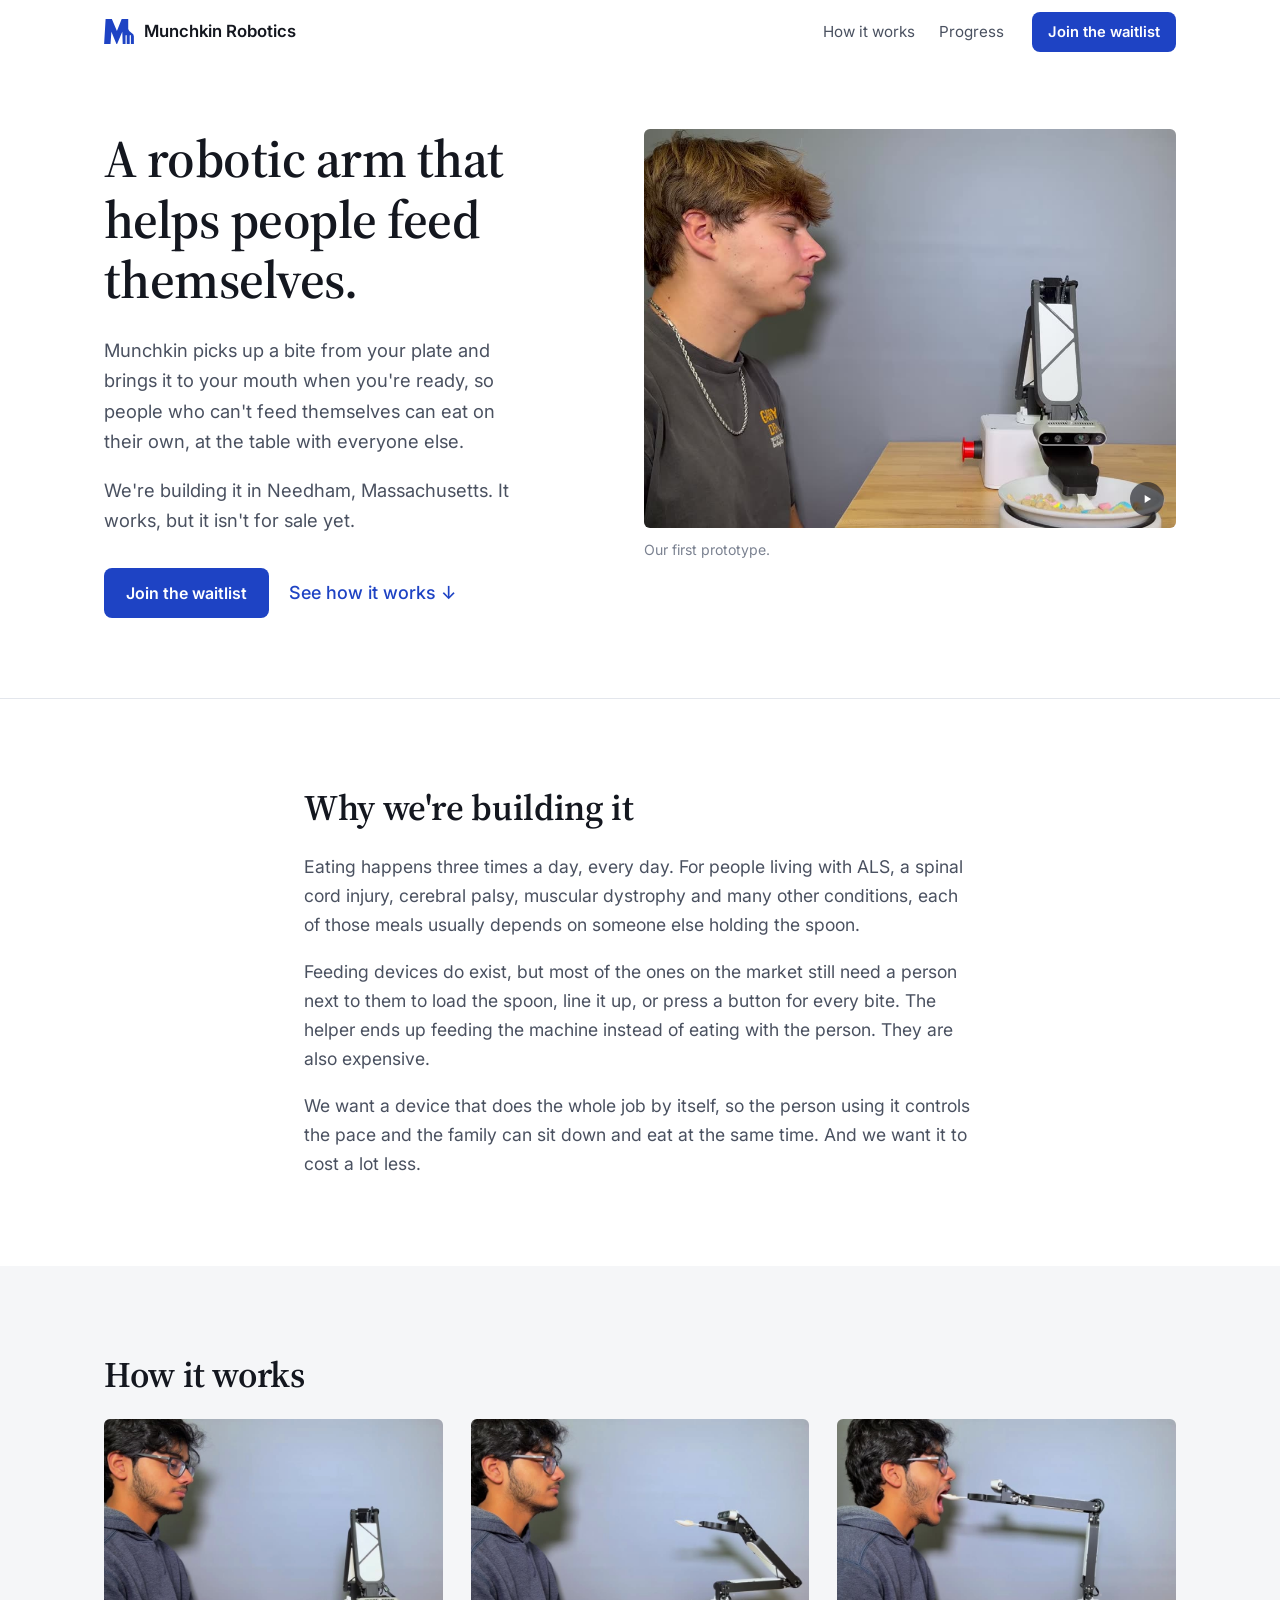
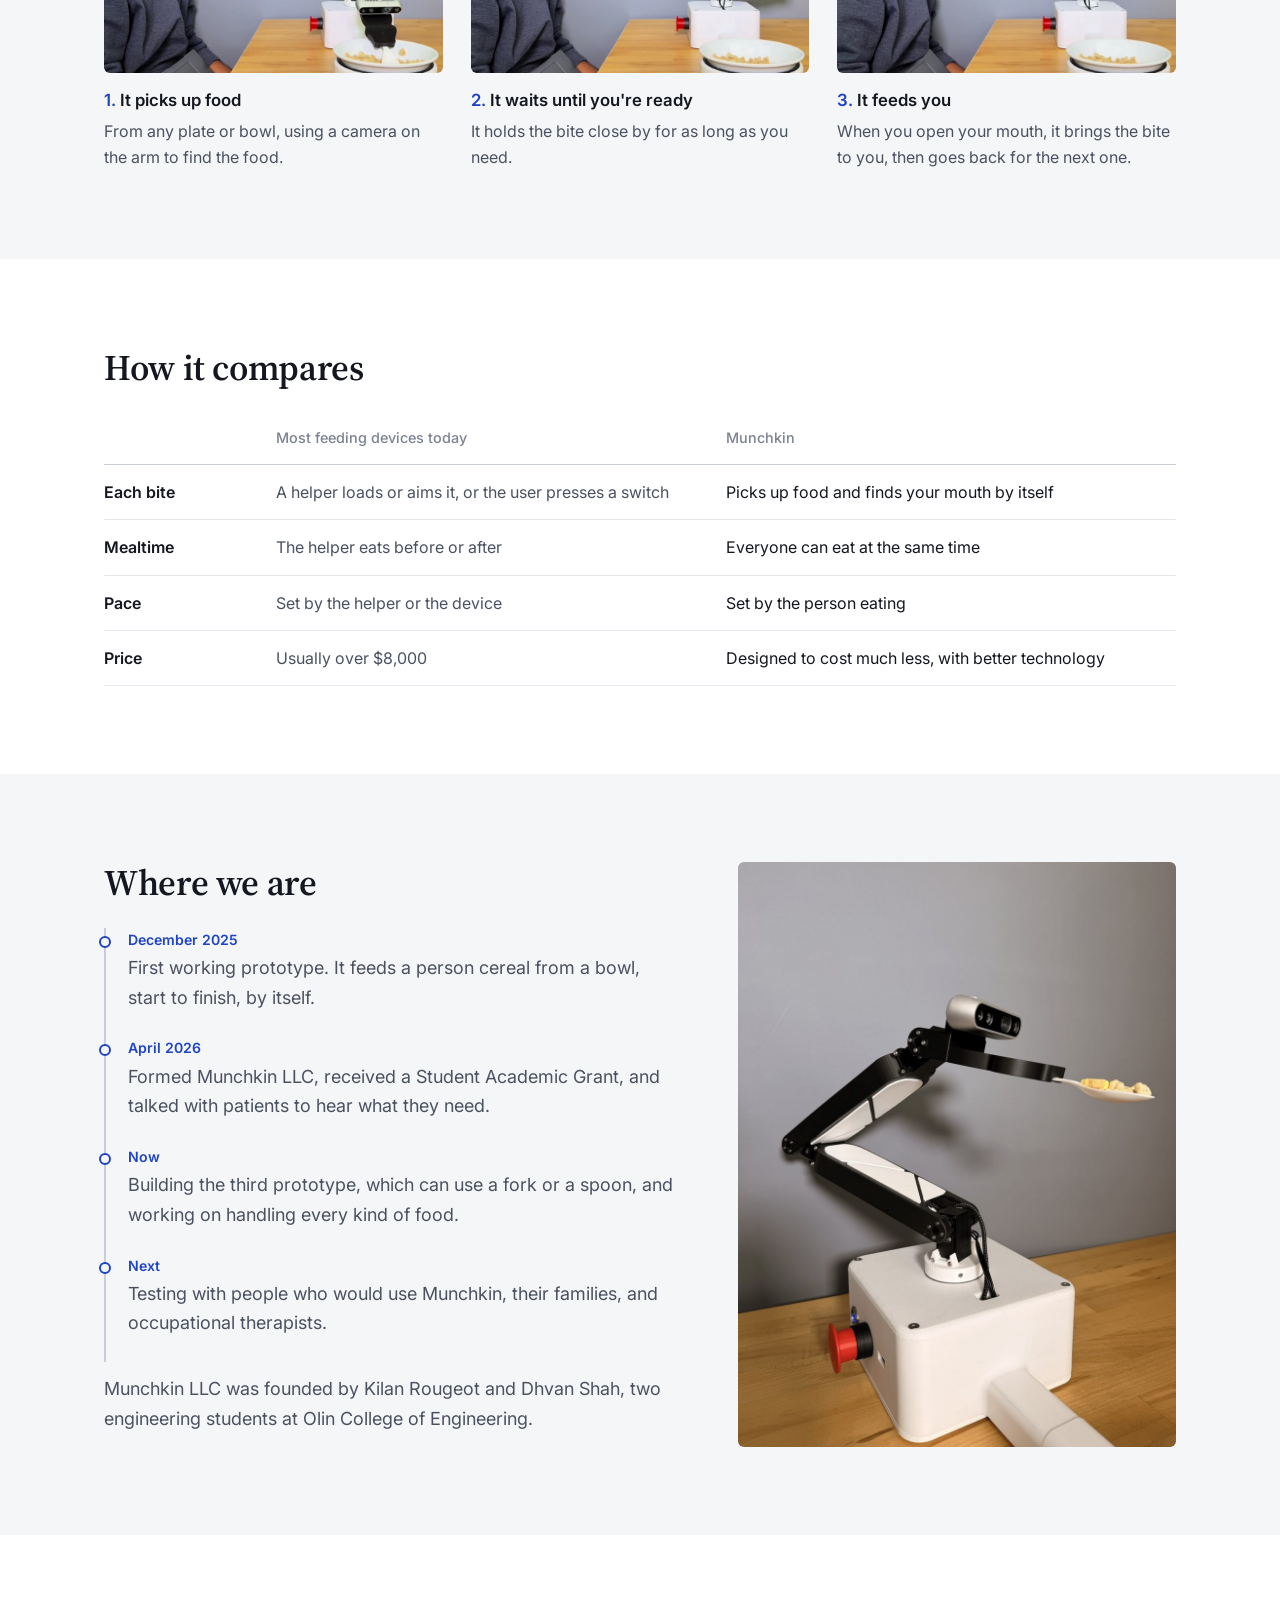
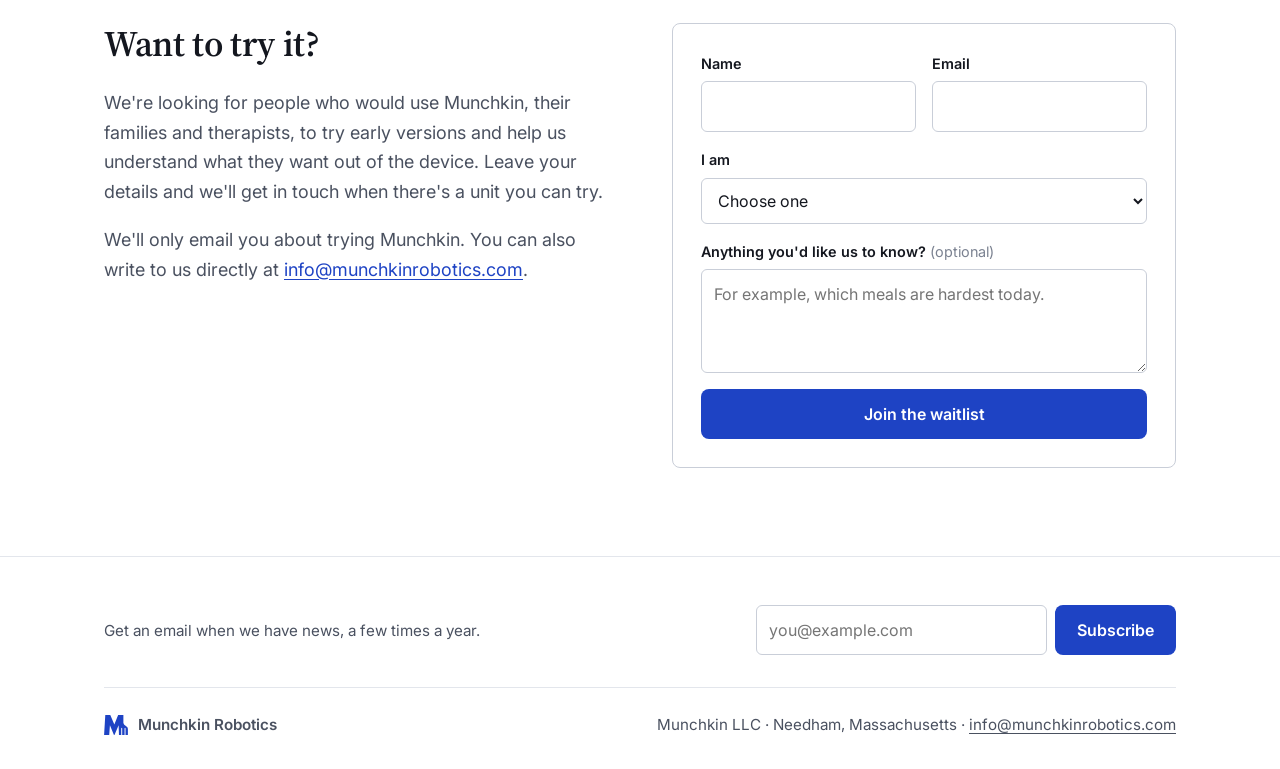
<file: index.html>
<!DOCTYPE html>
<html lang="en">
<head>
  <meta charset="UTF-8" />
  <meta name="viewport" content="width=device-width, initial-scale=1.0" />
  <title>Munchkin Robotics — a robotic arm that helps people feed themselves</title>
  <meta name="description" content="Munchkin is a robotic feeding arm for people who can't feed themselves. Two Olin College engineers are building it in Needham, MA. Join the waitlist to try an early version." />
  <link rel="canonical" href="https://munchkinrobotics.com/" />
  <meta name="theme-color" content="#ffffff" />
  <meta name="color-scheme" content="light only" />

  <meta property="og:type" content="website" />
  <meta property="og:site_name" content="Munchkin Robotics" />
  <meta property="og:title" content="Munchkin Robotics" />
  <meta property="og:description" content="A robotic arm that helps people with limited arm and hand movement feed themselves." />
  <meta property="og:url" content="https://munchkinrobotics.com/" />
  <meta property="og:image" content="https://munchkinrobotics.com/media/step3-feed.jpg" />
  <meta name="twitter:card" content="summary_large_image" />

  <link rel="icon" type="image/svg+xml" href="favicon-blue.svg?v=2" />
  <link rel="preconnect" href="https://fonts.googleapis.com" />
  <link rel="preconnect" href="https://fonts.gstatic.com" crossorigin />
  <link href="https://fonts.googleapis.com/css2?family=Inter:wght@400;500;600&family=Source+Serif+4:opsz,wght@8..60,600&display=swap" rel="stylesheet" />
  <link rel="stylesheet" href="styles.css?v=2488d63c" />

  <script type="application/ld+json">
  {
    "@context": "https://schema.org",
    "@type": "Organization",
    "name": "Munchkin Robotics",
    "legalName": "Munchkin LLC",
    "url": "https://munchkinrobotics.com/",
    "logo": "https://munchkinrobotics.com/favicon-blue.svg",
    "email": "info@munchkinrobotics.com",
    "address": { "@type": "PostalAddress", "addressLocality": "Needham", "addressRegion": "MA", "addressCountry": "US" },
    "description": "Munchkin Robotics is building a robotic feeding arm for people with limited arm and hand movement."
  }
  </script>
</head>
<body>
  <a class="skip" href="#main">Skip to content</a>

  <header class="nav" id="nav">
    <div class="wrap nav-inner">
      <a href="#top" class="brand" aria-label="Munchkin Robotics, home">
        <span class="brand-mark" aria-hidden="true"></span>
        <span class="brand-name">Munchkin Robotics</span>
      </a>
      <nav class="nav-links" aria-label="Main">
        <a href="#how">How it works</a>
        <a href="#progress">Progress</a>
      </nav>
      <a href="#waitlist" class="btn btn-primary btn-sm nav-cta">Join the waitlist</a>
      <button class="menu-btn" id="menuBtn" type="button" aria-label="Open menu" aria-expanded="false" aria-controls="mobileMenu">
        <span></span><span></span>
      </button>
    </div>
  </header>
  <div class="mobile-menu" id="mobileMenu" hidden>
    <nav class="wrap" aria-label="Mobile">
      <a href="#how">How it works</a>
      <a href="#progress">Progress</a>
      <a href="#waitlist" class="btn btn-primary btn-block">Join the waitlist</a>
    </nav>
  </div>

  <main id="main">

    <section class="hero" id="top">
      <div class="wrap hero-grid">
        <div class="hero-copy">
          <h1>A robotic arm that helps people feed themselves.</h1>
          <p class="lede">Munchkin picks up a bite from your plate and brings it to your mouth when you're ready, so people who can't feed themselves can eat on their own, at the table with everyone else.</p>
          <p class="lede">We're building it in Needham, Massachusetts. It works, but it isn't for sale yet.</p>
          <div class="hero-actions">
            <a href="#waitlist" class="btn btn-primary">Join the waitlist</a>
            <a href="#how" class="text-link">See how it works &darr;</a>
          </div>
        </div>
        <figure class="hero-media">
          <div class="video-frame">
            <video id="heroVideo" src="media/hero-loop.mp4" poster="media/hero-poster.jpg" muted loop playsinline preload="metadata" aria-label="The Munchkin prototype scooping cereal and bringing the spoon to a person's mouth"></video>
            <button class="video-toggle" id="heroToggle" type="button" aria-label="Pause video">
              <svg class="i-pause" width="14" height="14" viewBox="0 0 24 24" aria-hidden="true"><path d="M6 5h4v14H6zM14 5h4v14h-4z" fill="currentColor"/></svg>
              <svg class="i-play" width="14" height="14" viewBox="0 0 24 24" aria-hidden="true"><path d="M8 5v14l11-7z" fill="currentColor"/></svg>
            </button>
          </div>
          <figcaption>Our first prototype.</figcaption>
        </figure>
      </div>
    </section>

    <section class="section section-rule" id="why">
      <div class="wrap prose">
        <h2>Why we're building it</h2>
        <p>Eating happens three times a day, every day. For people living with ALS, a spinal cord injury, cerebral palsy, muscular dystrophy and many other conditions, each of those meals usually depends on someone else holding the spoon.</p>
        <p>Feeding devices do exist, but most of the ones on the market still need a person next to them to load the spoon, line it up, or press a button for every bite. The helper ends up feeding the machine instead of eating with the person. They are also expensive.</p>
        <p>We want a device that does the whole job by itself, so the person using it controls the pace and the family can sit down and eat at the same time. And we want it to cost a lot less.</p>
      </div>
    </section>


    <section class="section section-soft" id="how">
      <div class="wrap">
        <h2>How it works</h2>
        <ol class="steps">
          <li>
            <img src="media/step3-pickup.jpg" width="900" height="675" loading="lazy" alt="The arm bent down over the bowl, scooping food with the spoon." />
            <h3>It picks up food</h3>
            <p>From any plate or bowl, using a camera on the arm to find the food.</p>
          </li>
          <li>
            <img src="media/step3-wait.jpg" width="900" height="675" loading="lazy" alt="The arm raised in front of Dhvan, holding a spoonful of food while he waits with his mouth closed." />
            <h3>It waits until you're ready</h3>
            <p>It holds the bite close by for as long as you need.</p>
          </li>
          <li>
            <img src="media/step3-feed.jpg" width="900" height="675" loading="lazy" alt="Dhvan opening his mouth and the arm bringing the spoon to it." />
            <h3>It feeds you</h3>
            <p>When you open your mouth, it brings the bite to you, then goes back for the next one.</p>
          </li>
        </ol>
      </div>
    </section>

    <section class="section" id="compare">
      <div class="wrap">
        <h2>How it compares</h2>
        <div class="table-wrap">
          <table class="compare">
            <thead>
              <tr><th scope="col"></th><th scope="col">Most feeding devices today</th><th scope="col">Munchkin</th></tr>
            </thead>
            <tbody>
              <tr><th scope="row">Each bite</th><td data-label="Today">A helper loads or aims it, or the user presses a switch</td><td data-label="Munchkin">Picks up food and finds your mouth by itself</td></tr>
              <tr><th scope="row">Mealtime</th><td data-label="Today">The helper eats before or after</td><td data-label="Munchkin">Everyone can eat at the same time</td></tr>
              <tr><th scope="row">Pace</th><td data-label="Today">Set by the helper or the device</td><td data-label="Munchkin">Set by the person eating</td></tr>
              <tr><th scope="row">Price</th><td data-label="Today">Usually over $8,000</td><td data-label="Munchkin">Designed to cost much less, with better technology</td></tr>
            </tbody>
          </table>
        </div>
      </div>
    </section>

    <section class="section section-soft" id="progress">
      <div class="wrap progress-grid">
        <div>
          <h2>Where we are</h2>
          <ul class="timeline">
            <li><span class="when">December 2025</span><span class="what">First working prototype. It feeds a person cereal from a bowl, start to finish, by itself.</span></li>
            <li><span class="when">April 2026</span><span class="what">Formed Munchkin LLC, received a Student Academic Grant, and talked with patients to hear what they need.</span></li>
            <li><span class="when">Now</span><span class="what">Building the third prototype, which can use a fork or a spoon, and working on handling every kind of food.</span></li>
            <li><span class="when">Next</span><span class="what">Testing with people who would use Munchkin, their families, and occupational therapists.</span></li>
          </ul>
          <p class="who">Munchkin LLC was founded by Kilan Rougeot and Dhvan Shah, two engineering students at Olin College of Engineering.</p>
        </div>
        <figure class="progress-photo">
          <img src="media/prototype-1.jpg" width="900" height="1200" loading="lazy" alt="The first Munchkin prototype: a white base with a red stop button and a black folding arm holding a spoon of cereal." />
        </figure>
      </div>
    </section>

    <section class="section" id="waitlist">
      <div class="wrap waitlist-grid">
        <div class="waitlist-copy">
          <h2>Want to try it?</h2>
          <p>We're looking for people who would use Munchkin, their families and therapists, to try early versions and help us understand what they want out of the device. Leave your details and we'll get in touch when there's a unit you can try.</p>
          <p>We'll only email you about trying Munchkin. You can also write to us directly at <a href="mailto:info@munchkinrobotics.com">info@munchkinrobotics.com</a>.</p>
        </div>
        <form class="form form-card js-form" action="https://formspree.io/f/xoevbzvy" method="POST" data-success="Thanks, you're on the list. We'll be in touch when there's a unit you can try.">
          <input type="hidden" name="form" value="Waitlist" />
          <input type="hidden" name="_subject" value="Munchkin waitlist signup" />
          <input type="text" name="_gotcha" class="hp" tabindex="-1" autocomplete="off" aria-hidden="true" />
          <div class="field-row">
            <div class="field">
              <label for="wl-name">Name</label>
              <input id="wl-name" name="name" type="text" autocomplete="name" required />
            </div>
            <div class="field">
              <label for="wl-email">Email</label>
              <input id="wl-email" name="email" type="email" autocomplete="email" required />
            </div>
          </div>
          <div class="field">
            <label for="wl-role">I am</label>
            <select id="wl-role" name="role" required>
              <option value="" disabled selected>Choose one</option>
              <option>Someone who would use Munchkin</option>
              <option>A family member or caregiver</option>
              <option>A clinician or therapist</option>
              <option>Other</option>
            </select>
          </div>
          <div class="field">
            <label for="wl-note">Anything you'd like us to know? <span class="optional">(optional)</span></label>
            <textarea id="wl-note" name="note" rows="3" placeholder="For example, which meals are hardest today."></textarea>
          </div>
          <button type="submit" class="btn btn-primary btn-block">Join the waitlist</button>
          <p class="form-error" role="alert" hidden>Something went wrong. Please try again, or email us at <a href="mailto:info@munchkinrobotics.com">info@munchkinrobotics.com</a>.</p>
        </form>
      </div>
    </section>

  </main>

  <footer class="footer">
    <div class="wrap">
      <div class="newsletter">
        <p class="newsletter-text">Get an email when we have news, a few times a year.</p>
        <form class="newsletter-form js-form" action="https://formspree.io/f/mgavqbvd" method="POST" data-success="Thanks, you're subscribed.">
          <input type="hidden" name="form" value="Newsletter" />
          <input type="hidden" name="_subject" value="Munchkin newsletter signup" />
          <input type="text" name="_gotcha" class="hp" tabindex="-1" autocomplete="off" aria-hidden="true" />
          <label for="nl-email" class="sr-only">Email address</label>
          <input id="nl-email" name="email" type="email" autocomplete="email" placeholder="you@example.com" required />
          <button type="submit" class="btn btn-primary">Subscribe</button>
          <p class="form-error" role="alert" hidden>Something went wrong. Please try again.</p>
        </form>
      </div>
      <div class="footer-bottom">
        <a href="#top" class="brand brand-footer" aria-label="Back to top">
          <span class="brand-mark" aria-hidden="true"></span>
          <span class="brand-name">Munchkin Robotics</span>
        </a>
        <p>Munchkin LLC &middot; Needham, Massachusetts &middot; <a href="mailto:info@munchkinrobotics.com">info@munchkinrobotics.com</a></p>
      </div>
    </div>
  </footer>

  <script src="script.js?v=1e1c16ef"></script>
</body>
</html>
</file>
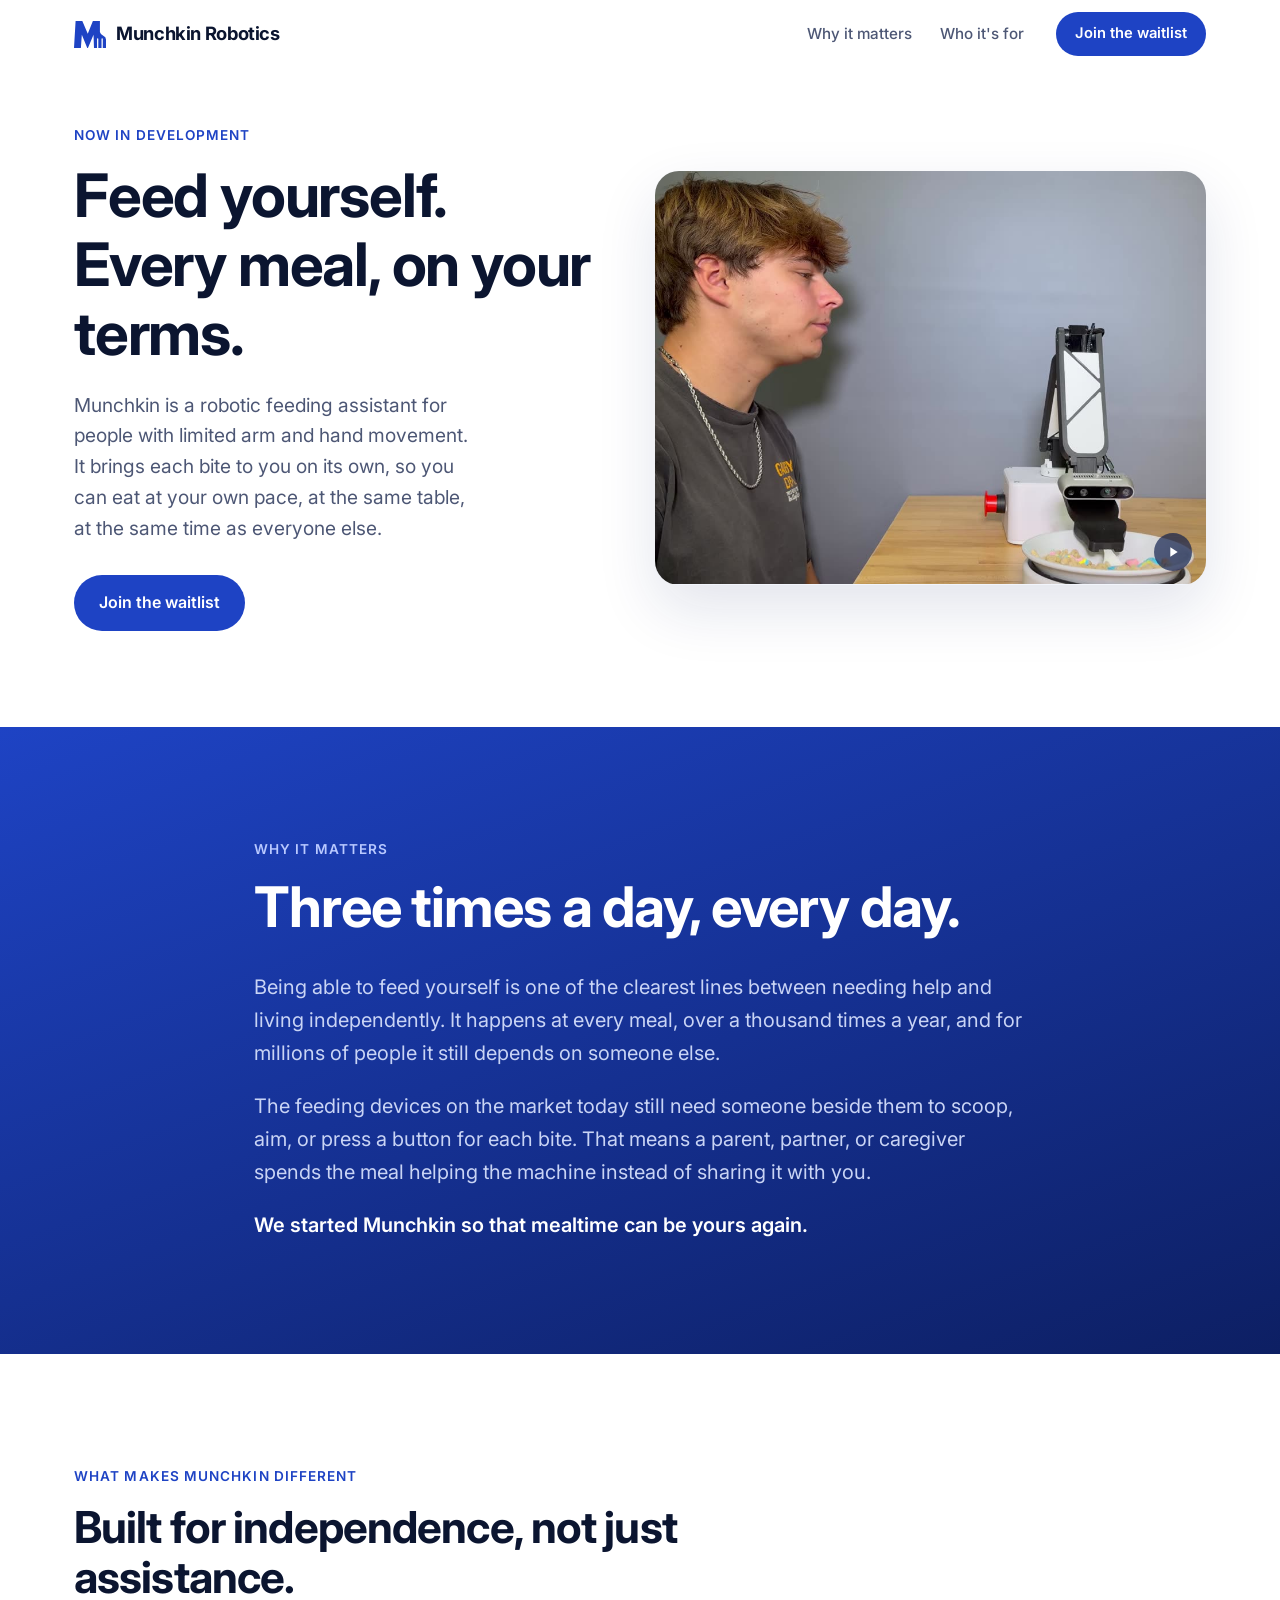
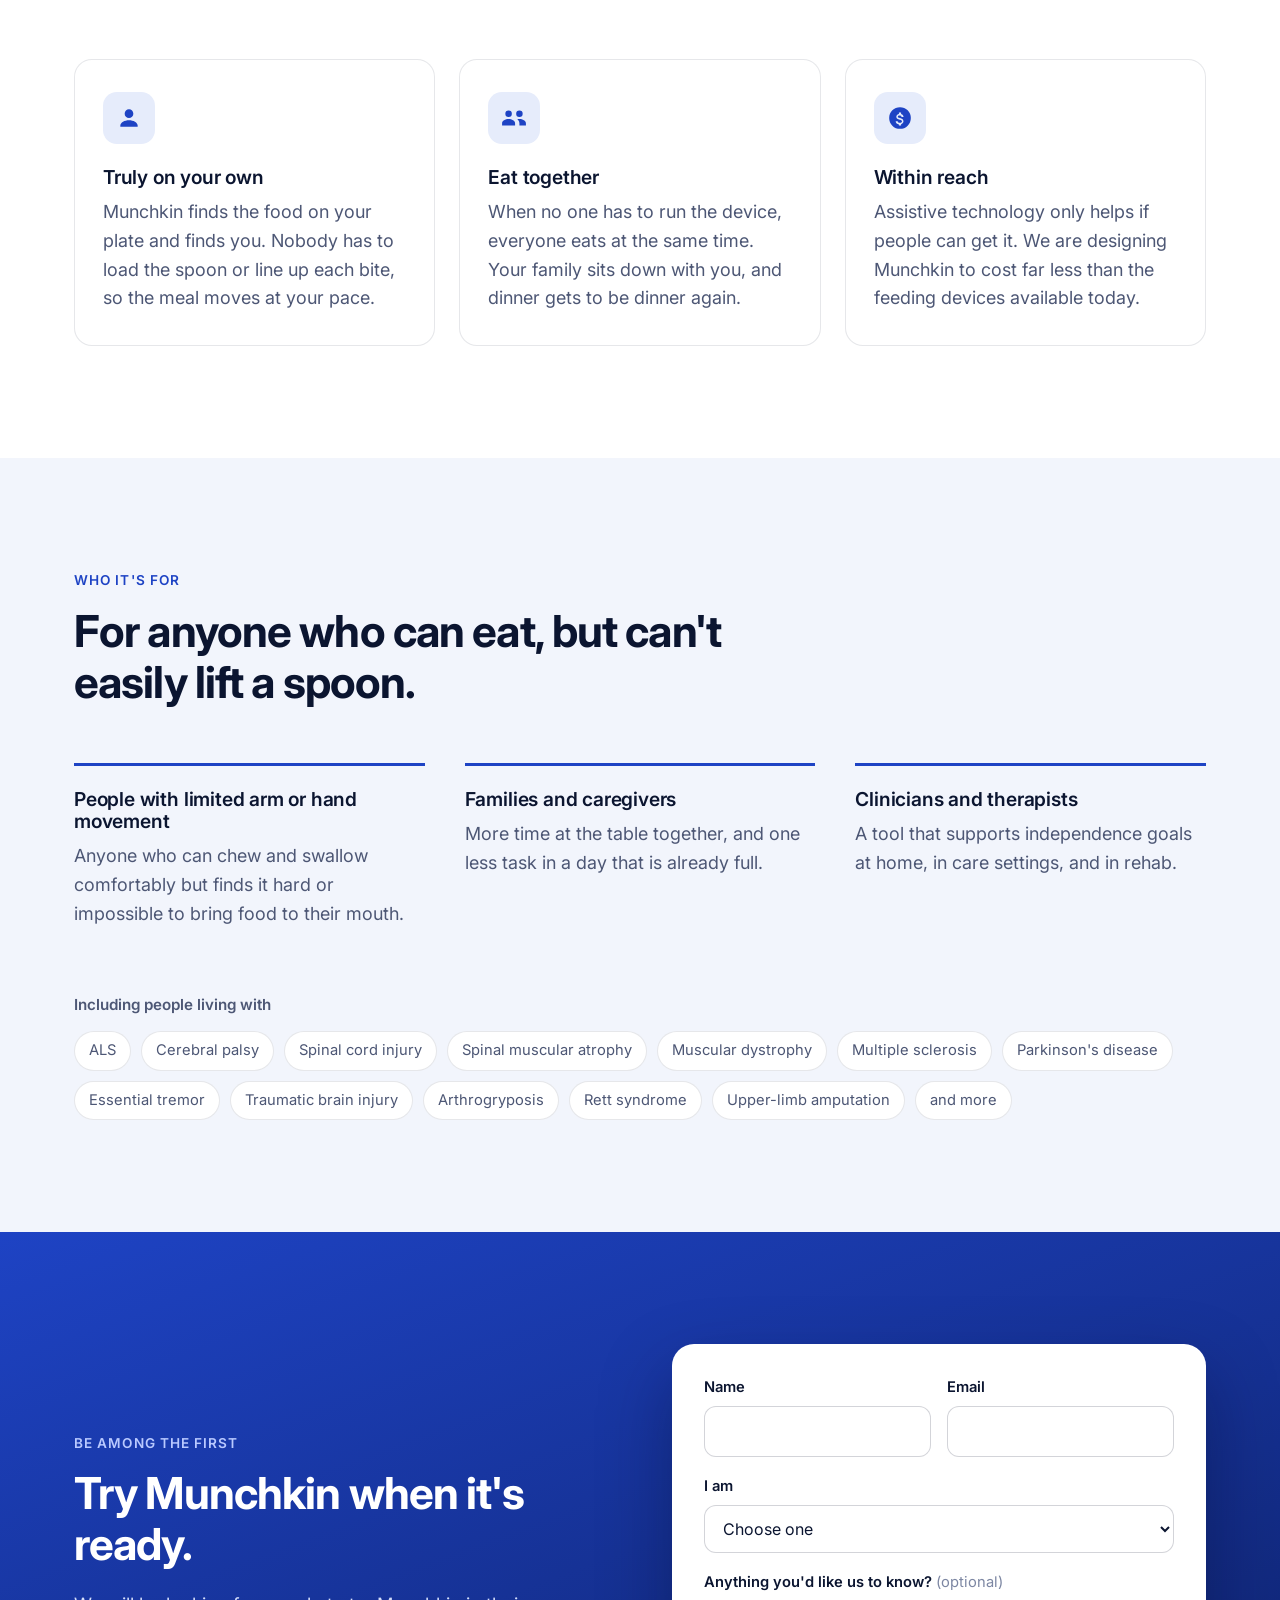
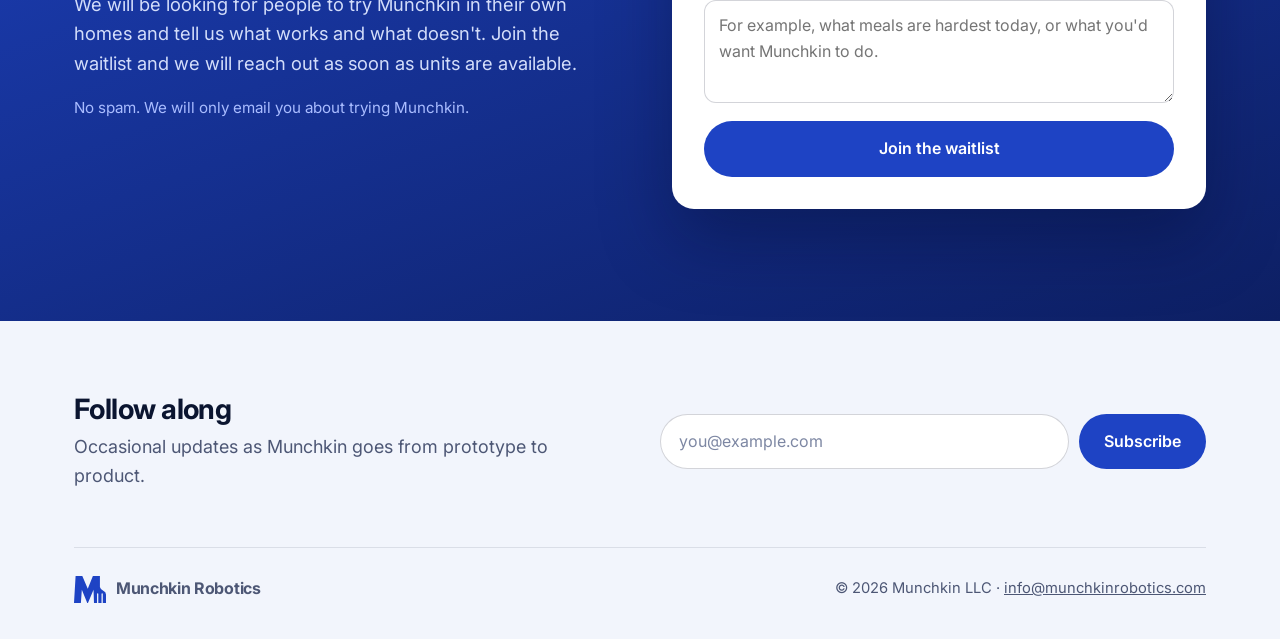
<file: aislopversion/index.html>
<!DOCTYPE html>
<html lang="en">
<head>
  <meta charset="UTF-8" />
  <meta name="viewport" content="width=device-width, initial-scale=1.0" />
  <title>Munchkin Robotics — Feed yourself, every meal</title>
  <meta name="description" content="Munchkin is a robotic feeding assistant that lets people with limited arm and hand movement feed themselves, at the same table and the same time as everyone else. Join the waitlist." />
  <link rel="canonical" href="https://munchkinrobotics.com/" />
  <meta name="robots" content="noindex, nofollow" />
  <meta name="theme-color" content="#ffffff" />
  <meta name="color-scheme" content="light only" />

  <meta property="og:type" content="website" />
  <meta property="og:site_name" content="Munchkin Robotics" />
  <meta property="og:title" content="Munchkin — Feed yourself, every meal" />
  <meta property="og:description" content="A robotic feeding assistant that lets people with limited arm and hand movement eat on their own, alongside their family." />
  <meta property="og:url" content="https://munchkinrobotics.com/" />
  <meta property="og:image" content="https://munchkinrobotics.com/media/demo-poster.jpg" />
  <meta name="twitter:card" content="summary_large_image" />

  <link rel="icon" type="image/svg+xml" href="../favicon-blue.svg?v=2" />
  <link rel="preconnect" href="https://fonts.googleapis.com" />
  <link rel="preconnect" href="https://fonts.gstatic.com" crossorigin />
  <link href="https://fonts.googleapis.com/css2?family=Inter:wght@400;500;600;700&display=swap" rel="stylesheet" />
  <link rel="stylesheet" href="styles.css?v=bc618c3e" />

  <script type="application/ld+json">
  {
    "@context": "https://schema.org",
    "@type": "Organization",
    "name": "Munchkin Robotics",
    "url": "https://munchkinrobotics.com/",
    "logo": "https://munchkinrobotics.com/favicon-blue.svg",
    "email": "info@munchkinrobotics.com",
    "description": "Munchkin Robotics is building an affordable robotic feeding assistant for people with limited arm and hand movement."
  }
  </script>
</head>
<body>
  <a class="skip" href="#main">Skip to content</a>

  <header class="nav" id="nav">
    <div class="wrap nav-inner">
      <a href="#top" class="brand" aria-label="Munchkin Robotics, home">
        <span class="brand-mark" aria-hidden="true"></span>
        <span class="brand-name">Munchkin Robotics</span>
      </a>
      <nav class="nav-links" aria-label="Main">
        <a href="#why">Why it matters</a>
        <a href="#who">Who it's for</a>
      </nav>
      <a href="#waitlist" class="btn btn-primary btn-sm nav-cta">Join the waitlist</a>
      <button class="menu-btn" id="menuBtn" type="button" aria-label="Open menu" aria-expanded="false" aria-controls="mobileMenu">
        <span></span><span></span>
      </button>
    </div>
  </header>
  <div class="mobile-menu" id="mobileMenu" hidden>
    <nav class="wrap" aria-label="Mobile">
      <a href="#why">Why it matters</a>
      <a href="#different">What makes it different</a>
      <a href="#who">Who it's for</a>
      <a href="#waitlist" class="btn btn-primary btn-block">Join the waitlist</a>
    </nav>
  </div>

  <main id="main">

    <!-- HERO -->
    <section class="hero" id="top">
      <div class="wrap hero-grid">
        <div class="hero-copy">
          <p class="eyebrow">Now in development</p>
          <h1>Feed yourself.<br />Every meal, on your terms.</h1>
          <p class="lede">Munchkin is a robotic feeding assistant for people with limited arm and hand movement. It brings each bite to you on its own, so you can eat at your own pace, at the same table, at the same time as everyone else.</p>
          <div class="hero-actions">
            <a href="#waitlist" class="btn btn-primary">Join the waitlist</a>
          </div>
        </div>
        <div class="hero-media">
          <video id="heroVideo" src="../media/hero-loop.mp4" poster="../media/hero-poster.jpg" muted loop playsinline preload="metadata" aria-label="Munchkin picking up a spoonful of cereal and bringing it to a person's mouth"></video>
          <button class="video-toggle" id="heroToggle" type="button" aria-label="Pause video">
            <svg class="i-pause" width="16" height="16" viewBox="0 0 24 24" aria-hidden="true"><path d="M6 5h4v14H6zM14 5h4v14h-4z" fill="currentColor"/></svg>
            <svg class="i-play" width="16" height="16" viewBox="0 0 24 24" aria-hidden="true"><path d="M8 5v14l11-7z" fill="currentColor"/></svg>
          </button>
        </div>
      </div>
    </section>

    <!-- WHY -->
    <section class="why" id="why">
      <div class="wrap why-inner">
        <p class="eyebrow eyebrow-light">Why it matters</p>
        <h2>Three times a day, every day.</h2>
        <p class="why-lede">Being able to feed yourself is one of the clearest lines between needing help and living independently. It happens at every meal, over a thousand times a year, and for millions of people it still depends on someone else.</p>
        <p class="why-lede">The feeding devices on the market today still need someone beside them to scoop, aim, or press a button for each bite. That means a parent, partner, or caregiver spends the meal helping the machine instead of sharing it with you.</p>
        <p class="why-lede strong">We started Munchkin so that mealtime can be yours again.</p>
      </div>
    </section>

    <!-- DIFFERENT -->
    <section class="section" id="different">
      <div class="wrap">
        <div class="section-head">
          <p class="eyebrow">What makes Munchkin different</p>
          <h2>Built for independence, not just assistance.</h2>
        </div>
        <div class="cards">
          <article class="card">
            <div class="card-icon" aria-hidden="true">
              <svg viewBox="0 0 24 24" width="26" height="26"><path d="M12 12a4 4 0 1 0 0-8 4 4 0 0 0 0 8zm0 2c-4 0-8 2-8 5v1h16v-1c0-3-4-5-8-5z" fill="currentColor"/></svg>
            </div>
            <h3>Truly on your own</h3>
            <p>Munchkin finds the food on your plate and finds you. Nobody has to load the spoon or line up each bite, so the meal moves at your pace.</p>
          </article>
          <article class="card">
            <div class="card-icon" aria-hidden="true">
              <svg viewBox="0 0 24 24" width="26" height="26"><path d="M7 11a3 3 0 1 0 0-6 3 3 0 0 0 0 6zm10 0a3 3 0 1 0 0-6 3 3 0 0 0 0 6zM7 13c-3 0-6 1.5-6 4v2h12v-2c0-2.5-3-4-6-4zm10 0c-.7 0-1.4.1-2 .2 1.2.9 2 2.1 2 3.8v2h6v-2c0-2.5-3-4-6-4z" fill="currentColor"/></svg>
            </div>
            <h3>Eat together</h3>
            <p>When no one has to run the device, everyone eats at the same time. Your family sits down with you, and dinner gets to be dinner again.</p>
          </article>
          <article class="card">
            <div class="card-icon" aria-hidden="true">
              <svg viewBox="0 0 24 24" width="26" height="26"><path d="M12 2a10 10 0 1 0 0 20 10 10 0 0 0 0-20zm1 15.9V19h-2v-1.1c-1.6-.3-2.9-1.3-3-3h1.9c.1.9.8 1.5 2.1 1.5 1.4 0 1.8-.7 1.8-1.2 0-.6-.3-1.2-2-1.6-1.9-.5-3.2-1.2-3.2-2.8 0-1.3 1.1-2.2 2.4-2.5V7h2v1.3c1.4.4 2.2 1.4 2.3 2.7h-1.9c-.1-.8-.6-1.3-1.7-1.3-1.1 0-1.7.5-1.7 1.1 0 .6.5.9 2 1.3 1.6.4 3.2 1.1 3.2 3 0 1.4-1 2.3-2.2 2.6z" fill="currentColor"/></svg>
            </div>
            <h3>Within reach</h3>
            <p>Assistive technology only helps if people can get it. We are designing Munchkin to cost far less than the feeding devices available today.</p>
          </article>
        </div>
      </div>
    </section>


    <!-- WHO -->
    <section class="section section-soft" id="who">
      <div class="wrap">
        <div class="section-head">
          <p class="eyebrow">Who it's for</p>
          <h2>For anyone who can eat, but can't easily lift a spoon.</h2>
        </div>
        <div class="who-grid">
          <div class="who-item">
            <h3>People with limited arm or hand movement</h3>
            <p>Anyone who can chew and swallow comfortably but finds it hard or impossible to bring food to their mouth.</p>
          </div>
          <div class="who-item">
            <h3>Families and caregivers</h3>
            <p>More time at the table together, and one less task in a day that is already full.</p>
          </div>
          <div class="who-item">
            <h3>Clinicians and therapists</h3>
            <p>A tool that supports independence goals at home, in care settings, and in rehab.</p>
          </div>
        </div>
        <p class="conditions-label">Including people living with</p>
        <ul class="conditions">
          <li>ALS</li>
          <li>Cerebral palsy</li>
          <li>Spinal cord injury</li>
          <li>Spinal muscular atrophy</li>
          <li>Muscular dystrophy</li>
          <li>Multiple sclerosis</li>
          <li>Parkinson's disease</li>
          <li>Essential tremor</li>
          <li>Traumatic brain injury</li>
          <li>Arthrogryposis</li>
          <li>Rett syndrome</li>
          <li>Upper-limb amputation</li>
          <li>and more</li>
        </ul>
      </div>
    </section>


    <!-- WAITLIST -->
    <section class="waitlist" id="waitlist">
      <div class="wrap waitlist-grid">
        <div class="waitlist-copy">
          <p class="eyebrow eyebrow-light">Be among the first</p>
          <h2>Try Munchkin when it's ready.</h2>
          <p>We will be looking for people to try Munchkin in their own homes and tell us what works and what doesn't. Join the waitlist and we will reach out as soon as units are available.</p>
          <p class="small">No spam. We will only email you about trying Munchkin.</p>
        </div>
        <form class="form form-card js-form" action="https://formspree.io/f/xoevbzvy" method="POST" data-success="You're on the list. We'll be in touch as soon as Munchkin is ready to try.">
          <input type="hidden" name="form" value="Waitlist" />
          <input type="hidden" name="_subject" value="Munchkin waitlist signup" />
          <input type="text" name="_gotcha" class="hp" tabindex="-1" autocomplete="off" aria-hidden="true" />
          <div class="field-row">
            <div class="field">
              <label for="wl-name">Name</label>
              <input id="wl-name" name="name" type="text" autocomplete="name" required />
            </div>
            <div class="field">
              <label for="wl-email">Email</label>
              <input id="wl-email" name="email" type="email" autocomplete="email" required />
            </div>
          </div>
          <div class="field">
            <label for="wl-role">I am</label>
            <select id="wl-role" name="role" required>
              <option value="" disabled selected>Choose one</option>
              <option>Someone who would use Munchkin</option>
              <option>A family member or caregiver</option>
              <option>A clinician or therapist</option>
              <option>Other</option>
            </select>
          </div>
          <div class="field">
            <label for="wl-note">Anything you'd like us to know? <span class="optional">(optional)</span></label>
            <textarea id="wl-note" name="note" rows="3" placeholder="For example, what meals are hardest today, or what you'd want Munchkin to do."></textarea>
          </div>
          <button type="submit" class="btn btn-primary btn-block">Join the waitlist</button>
          <p class="form-error" role="alert" hidden>Something went wrong. Please try again, or email us at <a href="mailto:info@munchkinrobotics.com">info@munchkinrobotics.com</a>.</p>
        </form>
      </div>
    </section>


  </main>

  <!-- NEWSLETTER + FOOTER -->
  <footer class="footer">
    <div class="wrap">
      <div class="newsletter">
        <div>
          <h2>Follow along</h2>
          <p>Occasional updates as Munchkin goes from prototype to product.</p>
        </div>
        <form class="newsletter-form js-form" action="https://formspree.io/f/mgavqbvd" method="POST" data-success="You're subscribed. Thanks for following along.">
          <input type="hidden" name="form" value="Newsletter" />
          <input type="hidden" name="_subject" value="Munchkin newsletter signup" />
          <input type="text" name="_gotcha" class="hp" tabindex="-1" autocomplete="off" aria-hidden="true" />
          <label for="nl-email" class="sr-only">Email address</label>
          <input id="nl-email" name="email" type="email" autocomplete="email" placeholder="you@example.com" required />
          <button type="submit" class="btn btn-primary">Subscribe</button>
          <p class="form-error" role="alert" hidden>Something went wrong. Please try again.</p>
        </form>
      </div>
      <div class="footer-bottom">
        <a href="#top" class="brand brand-footer" aria-label="Back to top">
          <span class="brand-mark" aria-hidden="true"></span>
          <span class="brand-name">Munchkin Robotics</span>
        </a>
        <p>&copy; 2026 Munchkin LLC &middot; <a href="mailto:info@munchkinrobotics.com">info@munchkinrobotics.com</a></p>
      </div>
    </div>
  </footer>

  <script src="script.js?v=1e1c16ef"></script>
</body>
</html>
</file>
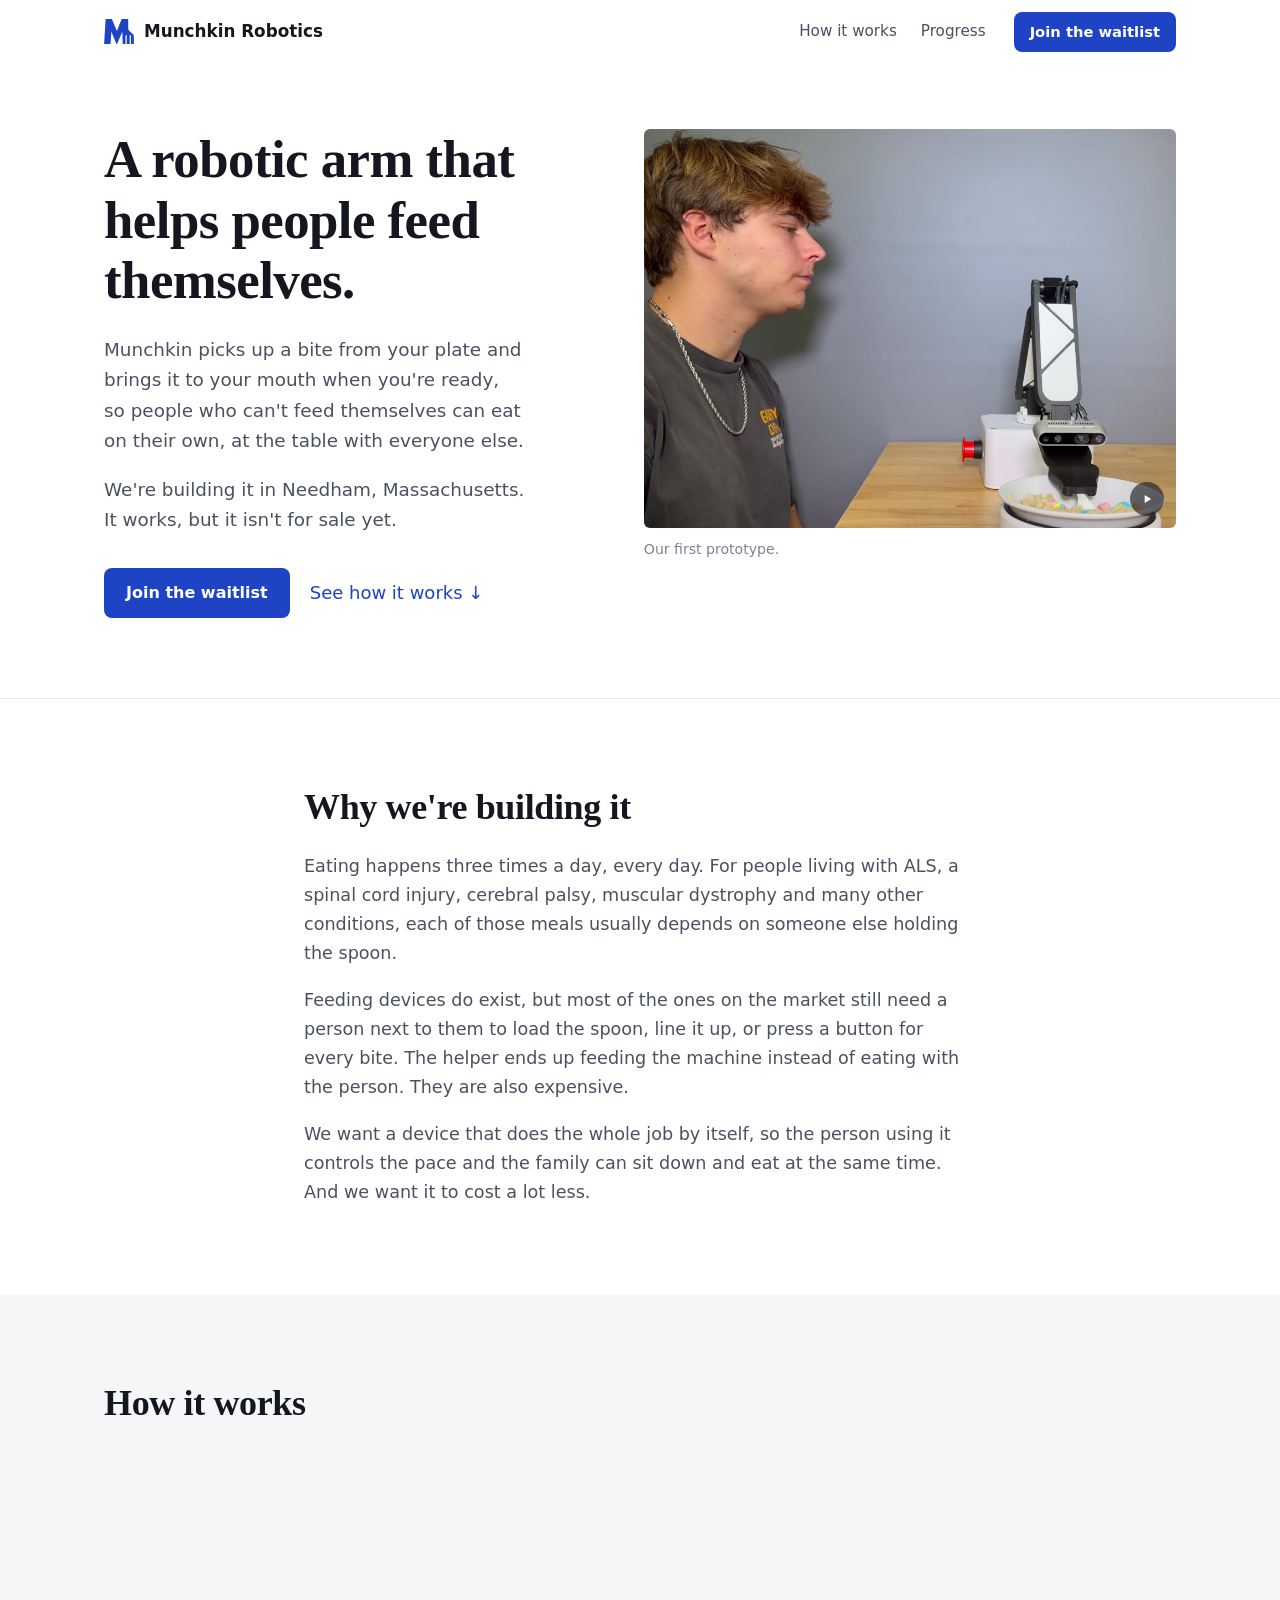
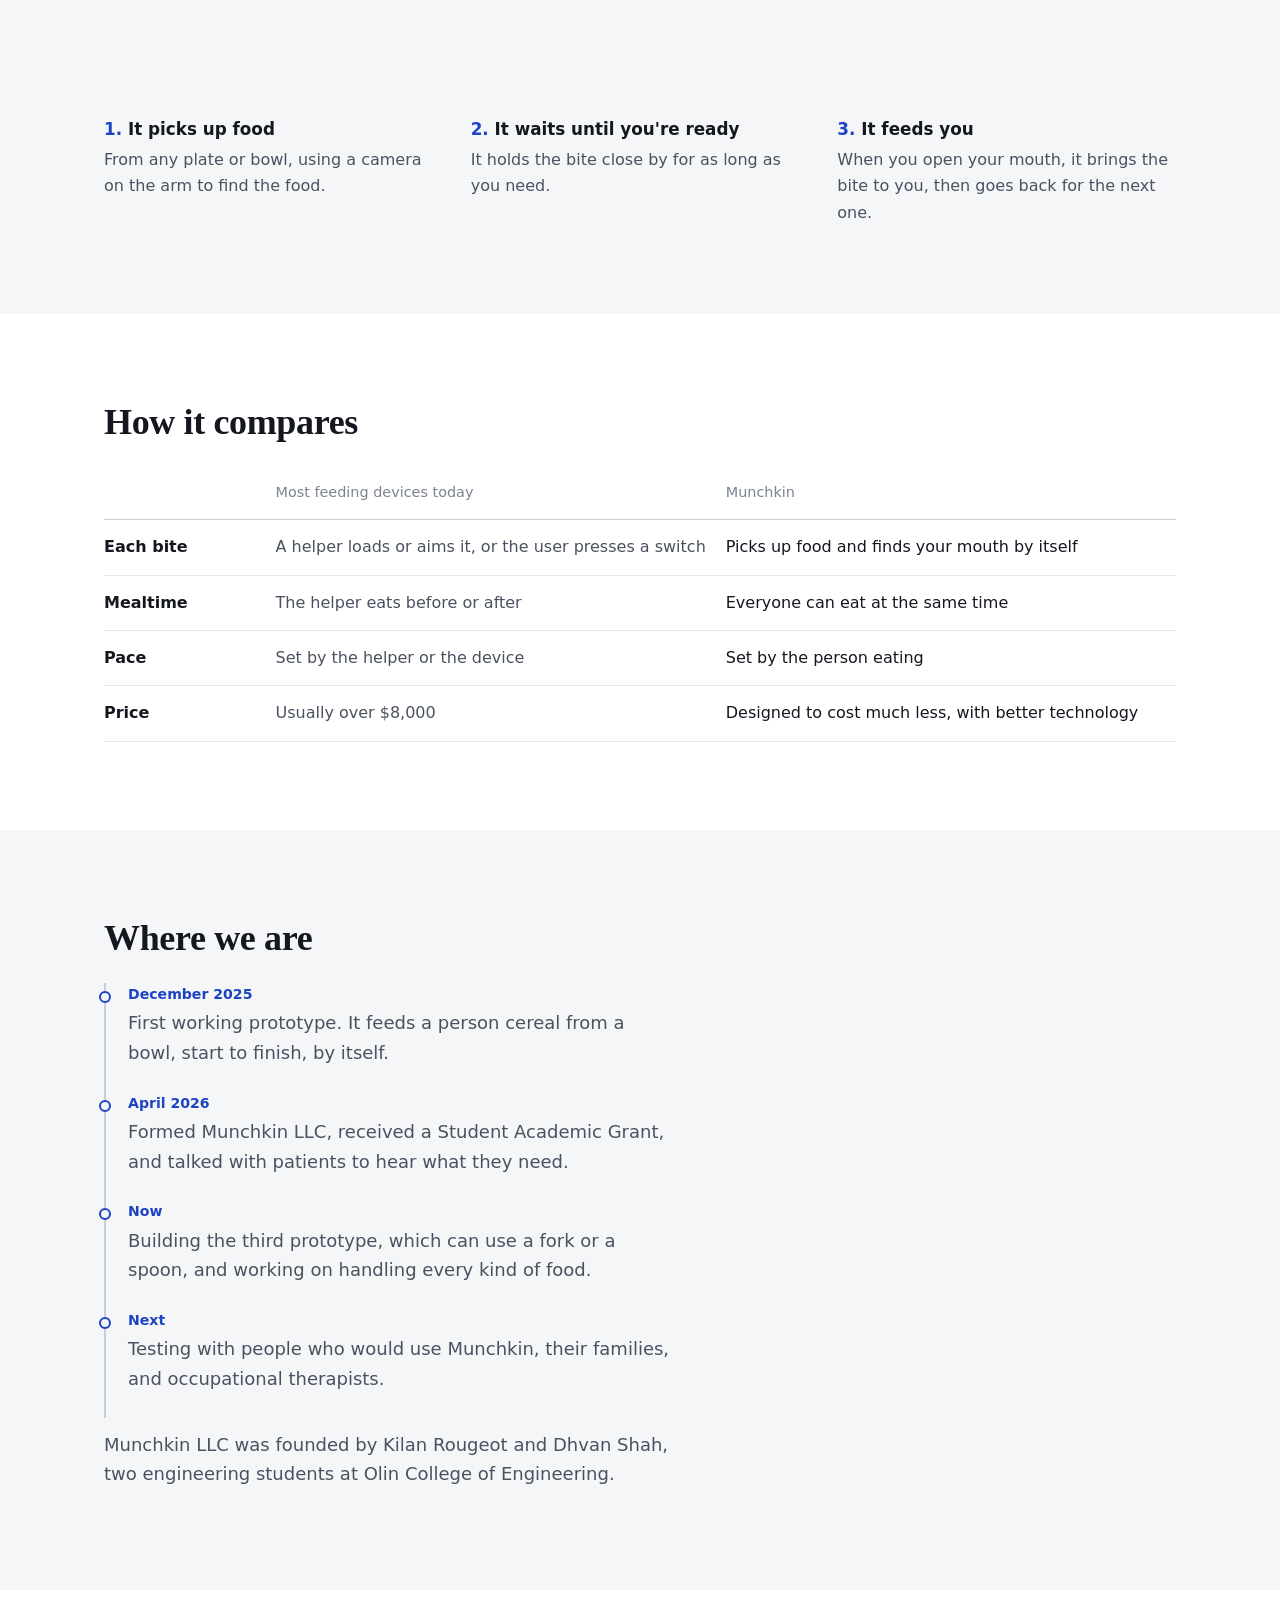
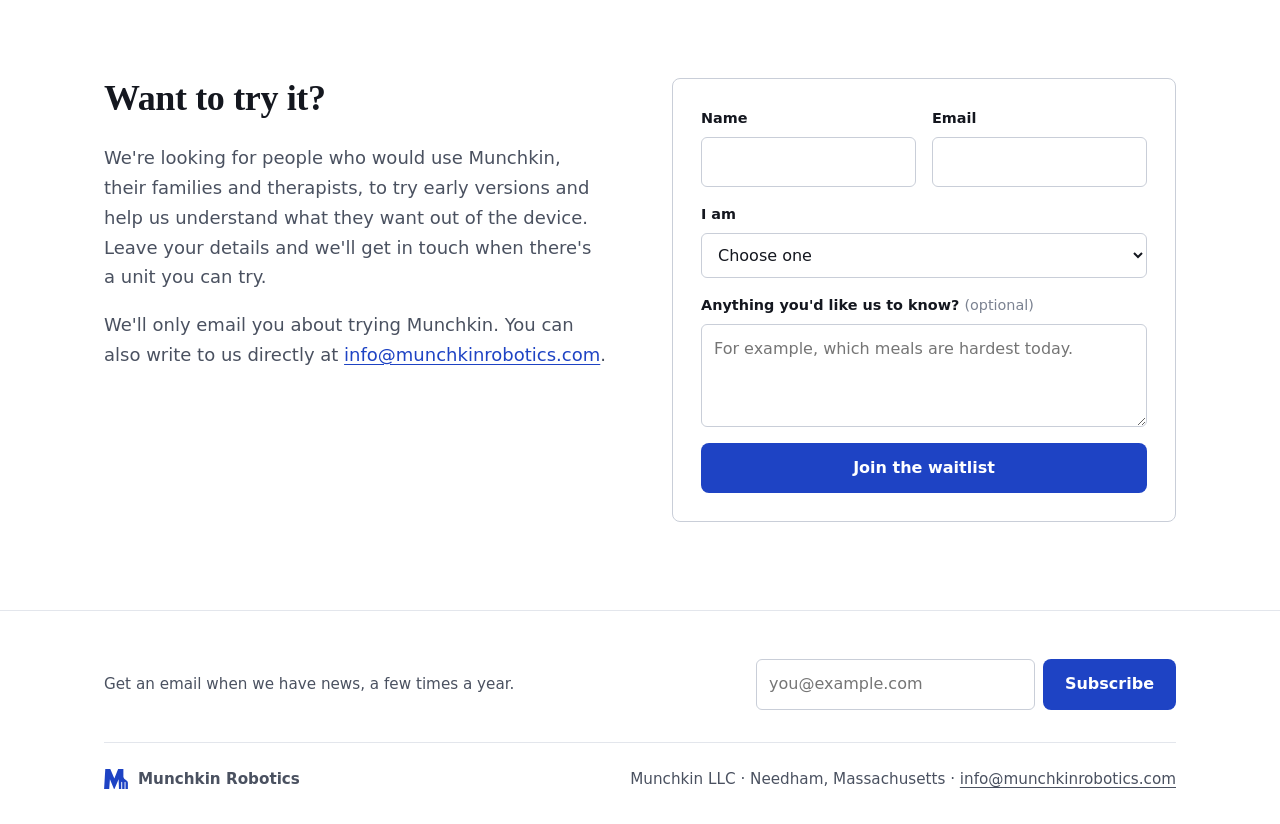
<file: web2/index.html>
<!DOCTYPE html><html lang="en"><head><meta charset="UTF-8"><meta name="robots" content="noindex"><meta http-equiv="refresh" content="0; url=/"><link rel="canonical" href="https://munchkinrobotics.com/"><title>Munchkin Robotics</title></head><body><a href="/">munchkinrobotics.com</a></body></html>
</file>
<file: styles.css>
/* Munchkin Robotics: plain, editorial, one blue */

:root {
  --bg: #ffffff;
  --bg-soft: #f5f6f8;
  --ink: #14171f;
  --ink-dim: #4a5160;
  --ink-faint: #7b8291;
  --blue: #1e43c4;
  --blue-hover: #18379f;
  --line: #e3e6ec;
  --line-strong: #c9ced8;
  --wrap: 1120px;
  --serif: "Source Serif 4", Georgia, "Times New Roman", serif;
  color-scheme: light;
}

*, *::before, *::after { box-sizing: border-box; }
html { scroll-behavior: smooth; scroll-padding-top: 72px; }
@media (prefers-reduced-motion: reduce) { html { scroll-behavior: auto; } }

body {
  margin: 0; background: var(--bg); color: var(--ink);
  font-family: Inter, system-ui, -apple-system, "Segoe UI", Roboto, sans-serif;
  font-size: 18px; line-height: 1.65; -webkit-font-smoothing: antialiased;
}
img, video { display: block; max-width: 100%; height: auto; }
a { color: var(--blue); text-underline-offset: 3px; }
p { margin: 0 0 1em; }
p:last-child { margin-bottom: 0; }
h1, h2, h3 { margin: 0; font-weight: 600; color: var(--ink); }
h1, h2 { font-family: var(--serif); letter-spacing: -0.01em; line-height: 1.15; }
h1 { font-size: clamp(2.2rem, 4.4vw, 3.3rem); margin-bottom: 24px; }
h2 { font-size: clamp(1.7rem, 3vw, 2.25rem); margin-bottom: 24px; }
h3 { font-size: 1.05rem; line-height: 1.35; margin: 16px 0 6px; }

.wrap { max-width: var(--wrap); margin: 0 auto; padding: 0 24px; }
@media (max-width: 600px) { .wrap { padding: 0 16px; } }

.hp { display: none !important; }
.sr-only { position: absolute !important; width: 1px; height: 1px; overflow: hidden; clip: rect(0 0 0 0); white-space: nowrap; }
.skip { position: absolute; left: 16px; top: -60px; z-index: 100; background: var(--blue); color: #fff; padding: 10px 16px; border-radius: 6px; }
.skip:focus { top: 12px; }
:focus-visible { outline: 3px solid var(--blue); outline-offset: 3px; border-radius: 4px; }

/* Buttons */
.btn {
  display: inline-flex; align-items: center; justify-content: center;
  padding: 12px 22px; border-radius: 8px; border: 0;
  font: inherit; font-size: 1rem; font-weight: 600; text-decoration: none; white-space: nowrap;
  cursor: pointer; transition: background .15s;
}
.btn-primary { background: var(--blue); color: #fff; }
.btn-primary:hover { background: var(--blue-hover); }
.btn-sm { padding: 8px 16px; font-size: .92rem; }
.btn-block { width: 100%; }
.btn[disabled] { opacity: .6; cursor: progress; }
.text-link { font-weight: 500; text-decoration: none; }
.text-link:hover { text-decoration: underline; }

/* Nav */
.nav { position: sticky; top: 0; z-index: 50; background: rgba(255, 255, 255, .94); border-bottom: 1px solid transparent; transition: border-color .2s; }
.nav.scrolled { border-bottom-color: var(--line); }
.nav-inner { display: flex; align-items: center; gap: 28px; height: 64px; }
.nav-links { display: flex; gap: 24px; margin-left: auto; }
.nav-links a { color: var(--ink-dim); text-decoration: none; font-size: .95rem; white-space: nowrap; }
.nav-links a:hover { color: var(--ink); }
@media (max-width: 760px) { .nav-links { display: none; } .nav-cta { margin-left: auto; } }
.brand { display: inline-flex; align-items: center; gap: 10px; color: var(--ink); text-decoration: none; }
.brand-mark { width: 30px; height: 25px; background: var(--blue); -webkit-mask: url(logo.svg?v=2) center / contain no-repeat; mask: url(logo.svg?v=2) center / contain no-repeat; }
.brand-name { font-weight: 600; font-size: 1.05rem; white-space: nowrap; }

/* Hero */
.hero { padding: 64px 0 80px; }
.hero-grid { display: grid; grid-template-columns: 1fr 1.1fr; gap: 56px; align-items: start; }
.lede { font-size: 1.15rem; color: var(--ink-dim); max-width: 36ch; }
.hero-actions { display: flex; flex-wrap: wrap; align-items: center; gap: 20px; margin-top: 32px; }
.hero-media { margin: 0; }
.video-frame { position: relative; border-radius: 6px; overflow: hidden; background: var(--bg-soft); aspect-ratio: 4 / 3; }
.video-frame video { width: 100%; height: 100%; object-fit: cover; }
figcaption { font-size: .88rem; color: var(--ink-faint); margin-top: 10px; }
.video-toggle {
  position: absolute; right: 12px; bottom: 12px; width: 34px; height: 34px; border-radius: 50%; border: 0;
  display: grid; place-items: center; cursor: pointer; background: rgba(20, 23, 31, .6); color: #fff;
}
.video-toggle .i-play { display: none; }
.video-toggle.paused .i-play { display: block; }
.video-toggle.paused .i-pause { display: none; }
@media (max-width: 900px) {
  .hero { padding: 32px 0 56px; }
  .hero-grid { grid-template-columns: 1fr; gap: 32px; }
  .lede { max-width: none; }
}

/* Sections */
.section { padding: 88px 0; }
.section-soft { background: var(--bg-soft); }
.section-rule { border-top: 1px solid var(--line); }
.prose { max-width: 720px; }
.prose p { color: var(--ink-dim); font-size: 1.1rem; }
.note { font-size: .92rem; color: var(--ink-faint); margin-top: 16px; }
@media (max-width: 600px) { .section { padding: 60px 0; } }

/* Steps */
.steps { list-style: none; margin: 0; padding: 0; display: grid; grid-template-columns: repeat(3, 1fr); gap: 28px; counter-reset: step; }
.steps li { counter-increment: step; }
.steps img { border-radius: 6px; aspect-ratio: 4 / 3; object-fit: cover; width: 100%; }
.steps h3::before { content: counter(step) ". "; color: var(--blue); }
.steps p { color: var(--ink-dim); font-size: 1rem; }
@media (max-width: 860px) { .steps { grid-template-columns: 1fr; gap: 36px; } }

/* Comparison table */
.table-wrap { overflow-x: auto; }
.compare { width: 100%; border-collapse: collapse; font-size: 1rem; min-width: 560px; }
.compare th, .compare td { text-align: left; vertical-align: top; padding: 14px 16px 14px 0; border-bottom: 1px solid var(--line); }
.compare thead th { font-size: .9rem; color: var(--ink-faint); font-weight: 500; border-bottom-color: var(--line-strong); }
.compare tbody th { font-weight: 600; width: 16%; }
.compare td { color: var(--ink-dim); width: 42%; }
.compare td:last-child { color: var(--ink); }

/* Progress */
.progress-grid { display: grid; grid-template-columns: 1.3fr 1fr; gap: 64px; align-items: start; }
.timeline { list-style: none; margin: 0; padding: 0; border-left: 2px solid var(--line-strong); }
.timeline li { display: grid; gap: 2px; padding: 0 0 24px 22px; position: relative; }
.timeline li::before { content: ""; position: absolute; left: -7px; top: 8px; width: 12px; height: 12px; border-radius: 50%; background: var(--bg-soft); border: 2px solid var(--blue); }
.timeline .when { font-size: .88rem; font-weight: 600; color: var(--blue); }
.timeline .what { color: var(--ink-dim); }
.who { margin-top: 12px; color: var(--ink-dim); }
.progress-photo { margin: 0; }
.progress-photo img { border-radius: 6px; width: 100%; }
@media (max-width: 860px) { .progress-grid { grid-template-columns: 1fr; gap: 40px; } .progress-photo { max-width: 420px; } }

/* Waitlist */
.waitlist-grid { display: grid; grid-template-columns: 1fr 1fr; gap: 64px; align-items: start; }
.waitlist-copy p { color: var(--ink-dim); }
.form-card { border: 1px solid var(--line-strong); border-radius: 8px; padding: 28px; }
@media (max-width: 860px) { .waitlist-grid { grid-template-columns: 1fr; gap: 32px; } }
@media (max-width: 600px) { .form-card { padding: 20px 16px; } }

/* Forms */
.form { display: grid; gap: 16px; }
.field-row { display: grid; grid-template-columns: 1fr 1fr; gap: 16px; }
@media (max-width: 600px) { .field-row { grid-template-columns: 1fr; } }
.field { display: grid; gap: 6px; }
.field label { font-size: .9rem; font-weight: 600; }
.optional { font-weight: 400; color: var(--ink-faint); }
.form input:not(.hp), .form select, .form textarea, .newsletter-form input[type="email"] {
  width: 100%; font: inherit; font-size: 1rem; color: var(--ink); background: #fff;
  border: 1px solid var(--line-strong); border-radius: 6px; padding: 11px 12px;
}
.form textarea { resize: vertical; min-height: 90px; }
.form input:focus, .form select:focus, .form textarea:focus, .newsletter-form input:focus { outline: 2px solid var(--blue); outline-offset: 0; border-color: var(--blue); }
.form-error { color: #c62f2f; font-size: .95rem; }
.form-success { padding: 12px 0; }
.form-success svg { color: var(--blue); margin-bottom: 10px; }
.form-success p { font-weight: 500; }

/* Footer */
.footer { border-top: 1px solid var(--line); padding: 48px 0 32px; color: var(--ink-dim); font-size: .95rem; }
.newsletter { display: flex; flex-wrap: wrap; align-items: center; justify-content: space-between; gap: 16px 32px; padding-bottom: 32px; border-bottom: 1px solid var(--line); }
.newsletter-text { margin: 0; }
.newsletter-form { display: flex; gap: 8px; flex: 0 1 420px; flex-wrap: wrap; }
.newsletter-form input[type="email"] { flex: 1 1 200px; min-width: 0; }
.newsletter-form .form-error { flex-basis: 100%; }
.newsletter-form .form-success svg { display: none; }
.footer-bottom { display: flex; flex-wrap: wrap; justify-content: space-between; align-items: center; gap: 12px; padding-top: 24px; }
.footer-bottom p { margin: 0; }
.footer-bottom a { color: var(--ink-dim); }
.brand-footer .brand-name { font-size: .95rem; }
.brand-footer .brand-mark { width: 24px; height: 20px; }
@media (max-width: 600px) { .newsletter-form { flex-basis: 100%; } }
/* Mobile menu (phones only) */
.menu-btn, .mobile-menu { display: none; }

@media (max-width: 640px) {
  .nav-cta { display: none; }
  .nav-inner { height: 60px; gap: 12px; }
  .brand-name { white-space: nowrap; font-size: 1.05rem; }
  .brand-mark { width: 28px; height: 24px; }

  .menu-btn {
    display: grid; place-content: center; gap: 6px; margin-left: auto;
    width: 44px; height: 44px; margin-right: -8px;
    background: none; border: 0; cursor: pointer; color: var(--ink);
  }
  .menu-btn span {
    display: block; width: 22px; height: 2px; border-radius: 2px; background: currentColor;
    transition: transform .2s;
  }
  .menu-btn[aria-expanded="true"] span:first-child { transform: translateY(4px) rotate(45deg); }
  .menu-btn[aria-expanded="true"] span:last-child { transform: translateY(-4px) rotate(-45deg); }

  .mobile-menu:not([hidden]) {
    display: block; position: fixed; inset: 60px 0 0; z-index: 49;
    background: var(--bg); border-top: 1px solid var(--line);
    overflow-y: auto; animation: menu-in .18s ease-out;
  }
  .mobile-menu nav { display: grid; padding-top: 8px; padding-bottom: 32px; }
  .mobile-menu nav a:not(.btn) {
    color: var(--ink); text-decoration: none; font-size: 1.35rem; font-weight: 600;
    letter-spacing: -0.01em; padding: 18px 0; border-bottom: 1px solid var(--line);
  }
  .mobile-menu .btn { margin-top: 28px; padding: 16px 24px; }
  body.menu-open { overflow: hidden; }

}
@keyframes menu-in { from { opacity: 0; transform: translateY(-6px); } }
@media (prefers-reduced-motion: reduce) { .mobile-menu:not([hidden]) { animation: none; } .menu-btn span { transition: none; } }
@media (max-width: 600px) {
  body { font-size: 17px; }
  .hero-actions .btn { width: 100%; padding: 15px 22px; }
}
@media (max-width: 600px) {
  .compare { min-width: 0; }
  .compare thead { display: none; }
  .compare tr { display: block; padding: 14px 0; border-bottom: 1px solid var(--line); }
  .compare th, .compare td, .compare tbody th { display: block; width: auto; border: 0; padding: 2px 0; }
  .compare td::before { content: attr(data-label) ": "; font-weight: 600; color: var(--ink-faint); }
}
</file>
<file: aislopversion/styles.css>
/* Munchkin Robotics — single stylesheet */

:root {
  --bg: #ffffff;
  --bg-soft: #f2f5fc;
  --bg-raised: #ffffff;
  --ink: #0b1530;
  --ink-dim: #4d5775;
  --ink-faint: #7d87a3;
  --blue: #1e43c4;
  --blue-hover: #18379f;
  --btn: #1e43c4;
  --btn-hover: #18379f;
  --blue-deep: #0d1f63;
  --blue-deeper: #091749;
  --blue-pale: #e6ecfb;
  --line: rgba(11, 21, 48, .10);
  --line-strong: rgba(11, 21, 48, .18);
  --shadow: 0 24px 60px rgba(13, 31, 99, .12);
  --radius: 18px;
  --wrap: 1180px;
  color-scheme: light;
}


*, *::before, *::after { box-sizing: border-box; }
html { scroll-behavior: smooth; scroll-padding-top: 80px; }
@media (prefers-reduced-motion: reduce) { html { scroll-behavior: auto; } }

body {
  margin: 0;
  background: var(--bg);
  color: var(--ink);
  font-family: Inter, system-ui, -apple-system, "Segoe UI", Roboto, sans-serif;
  font-size: 18px;
  line-height: 1.6;
  -webkit-font-smoothing: antialiased;
}

img, video { display: block; max-width: 100%; }
a { color: var(--blue); }
h1, h2, h3 { margin: 0; line-height: 1.15; letter-spacing: -0.02em; }
h1 { font-size: clamp(2.4rem, 5vw, 3.75rem); font-weight: 700; }
h2 { font-size: clamp(1.9rem, 3.6vw, 2.75rem); font-weight: 700; }
h3 { font-size: 1.2rem; font-weight: 600; letter-spacing: -0.01em; }
p { margin: 0; }

.wrap { max-width: var(--wrap); margin: 0 auto; padding: 0 24px; }
@media (max-width: 600px) { .wrap { padding: 0 16px; } }

.hp { display: none !important; }
.sr-only {
  position: absolute !important; width: 1px; height: 1px;
  overflow: hidden; clip: rect(0 0 0 0); white-space: nowrap;
}

.skip {
  position: absolute; left: 16px; top: -60px; z-index: 100;
  background: var(--btn); color: #fff; padding: 10px 16px; border-radius: 8px;
}
.skip:focus { top: 12px; }

:focus-visible { outline: 3px solid var(--blue); outline-offset: 3px; border-radius: 6px; }

.eyebrow {
  font-size: .85rem; font-weight: 600; letter-spacing: .08em;
  text-transform: uppercase; color: var(--blue); margin-bottom: 14px;
}
.eyebrow-light { color: #b9c9ff; }

/* Buttons */
.btn {
  display: inline-flex; align-items: center; justify-content: center; gap: 8px;
  padding: 14px 24px; border-radius: 999px; border: 1.5px solid transparent;
  font: inherit; font-size: 1rem; font-weight: 600; text-decoration: none;
  cursor: pointer; white-space: nowrap; transition: background .15s, color .15s, border-color .15s, transform .15s;
}
.btn:active { transform: translateY(1px); }
.btn-primary { background: var(--btn); color: #fff; }
.btn-primary:hover { background: var(--btn-hover); }
.btn-sm { padding: 9px 18px; font-size: .92rem; }
.btn-block { width: 100%; }
.btn[disabled] { opacity: .6; cursor: progress; }

/* Nav */
.nav {
  position: sticky; top: 0; z-index: 50;
  background: color-mix(in srgb, var(--bg) 85%, transparent);
  backdrop-filter: saturate(160%) blur(12px);
  -webkit-backdrop-filter: saturate(160%) blur(12px);
  border-bottom: 1px solid transparent;
  transition: border-color .2s;
}
.nav.scrolled { border-bottom-color: var(--line); }
.nav-inner { display: flex; align-items: center; gap: 32px; height: 68px; }
.nav-links { display: flex; gap: 28px; margin-left: auto; }
.nav-links a { white-space: nowrap; color: var(--ink-dim); text-decoration: none; font-size: .95rem; font-weight: 500; }
.nav-links a:hover { color: var(--ink); }


.brand { display: inline-flex; align-items: center; gap: 10px; color: var(--ink); text-decoration: none; }
.brand-mark {
  width: 32px; height: 27px; background: var(--blue);
  -webkit-mask: url(../logo.svg?v=2) center / contain no-repeat;
  mask: url(../logo.svg?v=2) center / contain no-repeat;
}
.brand-name { white-space: nowrap; font-weight: 700; font-size: 1.15rem; letter-spacing: -0.02em; }

@media (max-width: 760px) { .nav-links { display: none; } .nav-cta { margin-left: auto; } }

/* Hero */
.hero { padding: 56px 0 96px; }
.hero-grid { display: grid; grid-template-columns: 1fr 1.05fr; gap: 56px; align-items: center; }
.hero-copy h1 { margin-bottom: 22px; }
.lede { font-size: 1.2rem; color: var(--ink-dim); max-width: 34ch; }
.hero-actions { display: flex; flex-wrap: wrap; gap: 12px; margin-top: 32px; }
.hero-media {
  position: relative; border-radius: 24px; overflow: hidden;
  box-shadow: var(--shadow); aspect-ratio: 4 / 3; background: var(--bg-soft);
}
.hero-media video { width: 100%; height: 100%; object-fit: cover; }
.video-toggle {
  position: absolute; right: 14px; bottom: 14px;
  width: 38px; height: 38px; border-radius: 50%; border: 0;
  display: grid; place-items: center; cursor: pointer;
  background: rgba(9, 23, 73, .65); color: #fff;
}
.video-toggle:hover { background: rgba(9, 23, 73, .85); }
.video-toggle .i-play { display: none; }
.video-toggle.paused .i-play { display: block; }
.video-toggle.paused .i-pause { display: none; }

@media (max-width: 900px) {
  .hero { padding: 32px 0 72px; }
  .hero-grid { grid-template-columns: 1fr; gap: 36px; }
  .lede { max-width: none; }
}

/* Why band */
.why {
  background: linear-gradient(160deg, var(--btn), var(--blue-deep));
  color: #fff; padding: 112px 0;
}
.why-inner { max-width: 820px; }
.why h2 { font-size: clamp(2.2rem, 4.6vw, 3.5rem); margin-bottom: 32px; }
.why-lede { font-size: 1.25rem; line-height: 1.65; color: #c9d4f5; margin-bottom: 20px; }
.why-lede.strong { color: #fff; font-weight: 600; margin-bottom: 0; }
@media (max-width: 600px) { .why { padding: 80px 0; } .why-lede { font-size: 1.1rem; } }

/* Sections */
.section { padding: 112px 0; }
.section-soft { background: var(--bg-soft); }
.section-head { max-width: 720px; margin-bottom: 56px; }
.section-head.center { margin-left: auto; margin-right: auto; text-align: center; }
.section-sub { color: var(--ink-dim); margin-top: 16px; font-size: 1.1rem; }
@media (max-width: 600px) { .section { padding: 80px 0; } .section-head { margin-bottom: 40px; } }

/* Cards */
.cards { display: grid; grid-template-columns: repeat(3, 1fr); gap: 24px; }
.card {
  background: var(--bg-raised); border: 1px solid var(--line);
  border-radius: var(--radius); padding: 32px 28px;
}
.card-icon {
  width: 52px; height: 52px; border-radius: 14px; display: grid; place-items: center;
  background: var(--blue-pale); color: var(--blue); margin-bottom: 22px;
}
.card h3 { margin-bottom: 10px; }
.card p { color: var(--ink-dim); }
@media (max-width: 900px) { .cards { grid-template-columns: 1fr; } }

/* Who */
.who-grid { display: grid; grid-template-columns: repeat(3, 1fr); gap: 40px; }
.who-item { border-top: 3px solid var(--blue); padding-top: 22px; }
.who-item h3 { margin-bottom: 10px; }
.who-item p { color: var(--ink-dim); }
.conditions-label { margin-top: 64px; margin-bottom: 14px; font-size: .95rem; font-weight: 600; color: var(--ink-dim); }
.conditions { list-style: none; margin: 0; padding: 0; display: flex; flex-wrap: wrap; gap: 10px; }
.conditions li {
  padding: 7px 14px; border-radius: 999px; font-size: .92rem;
  background: var(--bg-raised); border: 1px solid var(--line); color: var(--ink-dim);
}
@media (max-width: 900px) { .who-grid { grid-template-columns: 1fr; gap: 32px; } }

/* Waitlist */
.waitlist {
  background: linear-gradient(160deg, var(--btn), var(--blue-deep));
  color: #fff; padding: 112px 0;
}
.waitlist-grid { display: grid; grid-template-columns: 1fr 1fr; gap: 64px; align-items: center; }
.waitlist-copy h2 { margin-bottom: 20px; }
.waitlist-copy p:not(.eyebrow) { color: #d3ddfa; font-size: 1.15rem; }
.waitlist-copy p.small { font-size: .95rem; color: #a9bcff; margin-top: 18px; }
.form-card {
  background: var(--bg-raised); color: var(--ink);
  border-radius: 22px; padding: 32px; box-shadow: 0 30px 70px rgba(4, 10, 40, .35);
}
@media (max-width: 900px) { .waitlist-grid { grid-template-columns: 1fr; gap: 40px; } }
@media (max-width: 600px) { .waitlist { padding: 80px 0; } .form-card { padding: 24px 20px; } }

/* Forms */
.form { display: grid; gap: 18px; }
.field-row { display: grid; grid-template-columns: 1fr 1fr; gap: 16px; }
@media (max-width: 600px) { .field-row { grid-template-columns: 1fr; } }
.field { display: grid; gap: 6px; }
.field label { font-size: .92rem; font-weight: 600; }
.optional { font-weight: 400; color: var(--ink-faint); }
.form input:not(.hp), .form select, .form textarea {
  width: 100%; font: inherit; font-size: 1rem; color: var(--ink);
  background: var(--bg); border: 1.5px solid var(--line-strong); border-radius: 12px;
  padding: 12px 14px; transition: border-color .15s, box-shadow .15s;
}
.form textarea { resize: vertical; min-height: 96px; }
.form input:focus, .form select:focus, .form textarea:focus {
  outline: none; border-color: var(--blue); box-shadow: 0 0 0 4px var(--blue-pale);
}
.form .btn { justify-self: start; }
.form .btn-block { justify-self: stretch; }
.form-error { color: #d23b3b; font-size: .95rem; }
.form-success { text-align: center; padding: 24px 8px; }
.form-success svg { color: var(--blue); margin: 0 auto 14px; }
.form-success p { font-size: 1.1rem; font-weight: 500; }

/* Footer */
.footer { background: var(--bg-soft); color: var(--ink-dim); padding: 72px 0 36px; }
.newsletter {
  display: grid; grid-template-columns: 1fr 1fr; gap: 40px; align-items: center;
  padding-bottom: 56px; border-bottom: 1px solid var(--line);
}
.newsletter h2 { color: var(--ink); font-size: 1.75rem; margin-bottom: 8px; }
.newsletter-form { display: flex; flex-wrap: wrap; gap: 10px; }
.newsletter-form input[type="email"] {
  flex: 1 1 220px; font: inherit; font-size: 1rem; padding: 13px 18px; border-radius: 999px;
  border: 1.5px solid var(--line-strong); background: var(--bg); color: var(--ink);
}
.newsletter-form input::placeholder { color: var(--ink-faint); }
.newsletter-form input:focus { outline: none; border-color: var(--blue); box-shadow: 0 0 0 4px var(--blue-pale); }
.newsletter-form .form-error { flex-basis: 100%; color: #d23b3b; }
.newsletter-form .form-success { padding: 0; text-align: left; }
.newsletter-form .form-success p { color: var(--ink); }
.newsletter-form .form-success svg { display: none; }
.footer-bottom {
  display: flex; flex-wrap: wrap; justify-content: space-between; align-items: center;
  gap: 16px; padding-top: 28px; font-size: .92rem;
}
.footer-bottom a { color: var(--ink-dim); }
.brand-footer { color: var(--ink); }
.brand-footer .brand-name { font-size: 1rem; }
@media (max-width: 760px) { .newsletter { grid-template-columns: minmax(0, 1fr); gap: 24px; } }

/* Mobile menu (phones only) */
.menu-btn, .mobile-menu { display: none; }

@media (max-width: 640px) {
  .nav-cta { display: none; }
  .nav-inner { height: 60px; gap: 12px; }
  .brand-name { white-space: nowrap; font-size: 1.05rem; }
  .brand-mark { width: 28px; height: 24px; }

  .menu-btn {
    display: grid; place-content: center; gap: 6px; margin-left: auto;
    width: 44px; height: 44px; margin-right: -8px;
    background: none; border: 0; cursor: pointer; color: var(--ink);
  }
  .menu-btn span {
    display: block; width: 22px; height: 2px; border-radius: 2px; background: currentColor;
    transition: transform .2s;
  }
  .menu-btn[aria-expanded="true"] span:first-child { transform: translateY(4px) rotate(45deg); }
  .menu-btn[aria-expanded="true"] span:last-child { transform: translateY(-4px) rotate(-45deg); }

  .mobile-menu:not([hidden]) {
    display: block; position: fixed; inset: 60px 0 0; z-index: 49;
    background: var(--bg); border-top: 1px solid var(--line);
    overflow-y: auto; animation: menu-in .18s ease-out;
  }
  .mobile-menu nav { display: grid; padding-top: 8px; padding-bottom: 32px; }
  .mobile-menu nav a:not(.btn) {
    color: var(--ink); text-decoration: none; font-size: 1.35rem; font-weight: 600;
    letter-spacing: -0.01em; padding: 18px 0; border-bottom: 1px solid var(--line);
  }
  .mobile-menu .btn { margin-top: 28px; padding: 16px 24px; }
  body.menu-open { overflow: hidden; }

}
@keyframes menu-in { from { opacity: 0; transform: translateY(-6px); } }
@media (prefers-reduced-motion: reduce) {
  .mobile-menu:not([hidden]) { animation: none; }
  .menu-btn span { transition: none; }
}

/* Phone layout */
@media (max-width: 600px) {
  body { font-size: 17px; }
  h1 { font-size: 2.3rem; line-height: 1.1; }
  h2 { font-size: 1.85rem; }
  .eyebrow { font-size: .78rem; margin-bottom: 10px; }

  .hero { padding: 20px 0 56px; }
  .hero-grid { gap: 28px; }
  .hero-copy h1 { margin-bottom: 16px; }
  .lede { font-size: 1.05rem; }
  .hero-actions { margin-top: 24px; }
  .hero-actions .btn { width: 100%; padding: 16px 24px; }
  .hero-media { border-radius: 18px; box-shadow: 0 16px 40px rgba(13, 31, 99, .14); }

  .why { padding: 64px 0; }
  .why h2 { font-size: 2.1rem; margin-bottom: 22px; }
  .why-lede { font-size: 1.05rem; margin-bottom: 16px; }

  .section { padding: 64px 0; }
  .section-head { margin-bottom: 28px; }

  /* Cards become a compact list: icon on the left */
  .cards { gap: 12px; }
  .card {
    display: grid; grid-template-columns: 44px 1fr; column-gap: 16px;
    padding: 20px 18px; border-radius: 16px;
  }
  .card-icon { width: 44px; height: 44px; border-radius: 12px; margin: 0; grid-row: span 2; }
  .card-icon svg { width: 22px; height: 22px; }
  .card h3 { font-size: 1.08rem; margin: 2px 0 4px; }
  .card p { font-size: .98rem; line-height: 1.55; }

  .who-grid { gap: 0; }
  .who-item { border-top: 0; border-left: 3px solid var(--blue); padding: 2px 0 2px 16px; margin-bottom: 22px; }
  .who-item h3 { font-size: 1.08rem; margin-bottom: 4px; }
  .who-item p { font-size: .98rem; line-height: 1.55; }
  .conditions-label { margin-top: 32px; }
  .conditions { gap: 8px; }
  .conditions li { font-size: .85rem; padding: 6px 12px; }

  .waitlist { padding: 64px 0 72px; }
  .waitlist-grid { gap: 28px; }
  .waitlist-copy p:not(.eyebrow) { font-size: 1.05rem; }
  .form-card { padding: 22px 18px; border-radius: 18px; }
  .form { gap: 14px; }
  .form-card .btn { padding: 16px 24px; }

  .footer { padding: 56px 0 calc(32px + env(safe-area-inset-bottom)); }
  .newsletter { padding-bottom: 40px; }
  .newsletter h2 { font-size: 1.5rem; }
  /* Email + button share one pill */
  .newsletter-form { flex-wrap: nowrap; position: relative; }
  .newsletter-form input[type="email"] { flex: 1 1 auto; min-width: 0; padding-right: 128px; }
  .newsletter-form .btn { position: absolute; right: 5px; top: 5px; bottom: 5px; padding: 0 18px; }
  .newsletter-form .form-error { position: absolute; top: 100%; margin-top: 8px; }
  .footer-bottom { flex-direction: column; align-items: flex-start; gap: 10px; }
}
</file>
